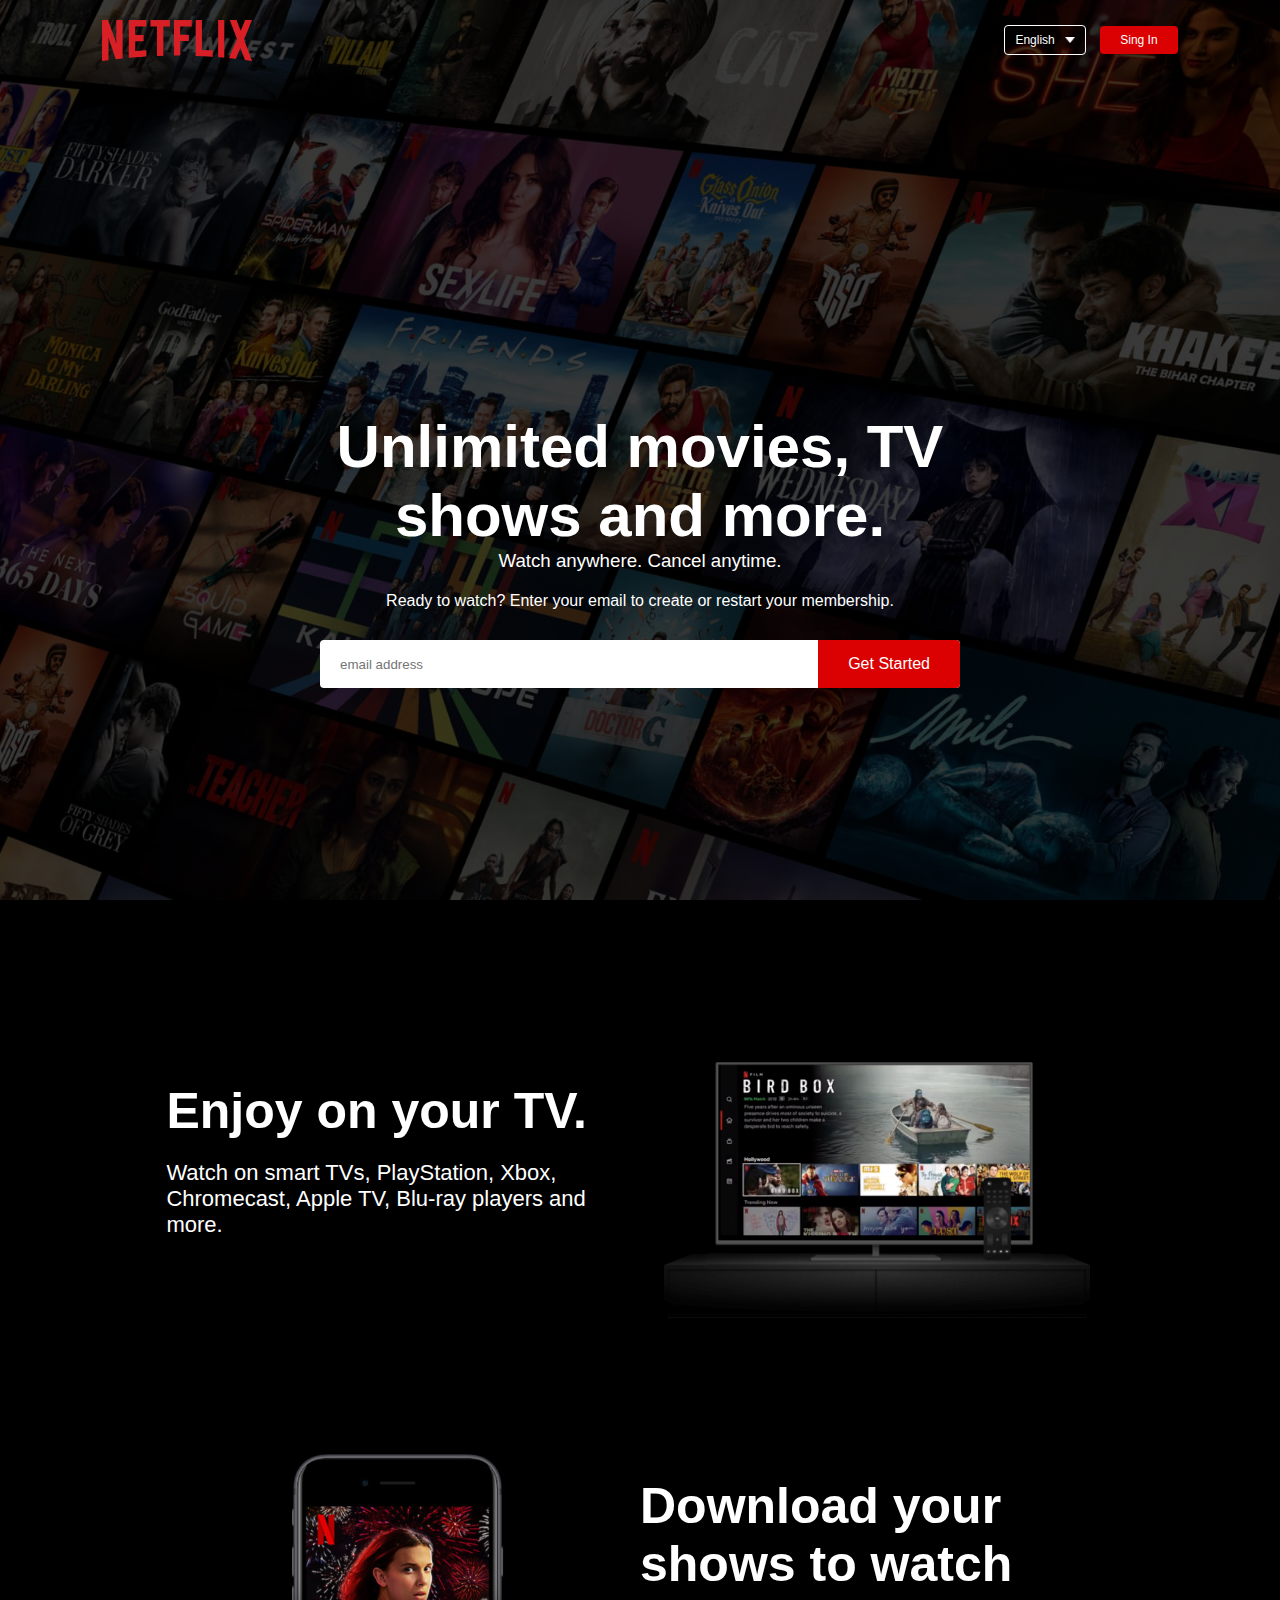
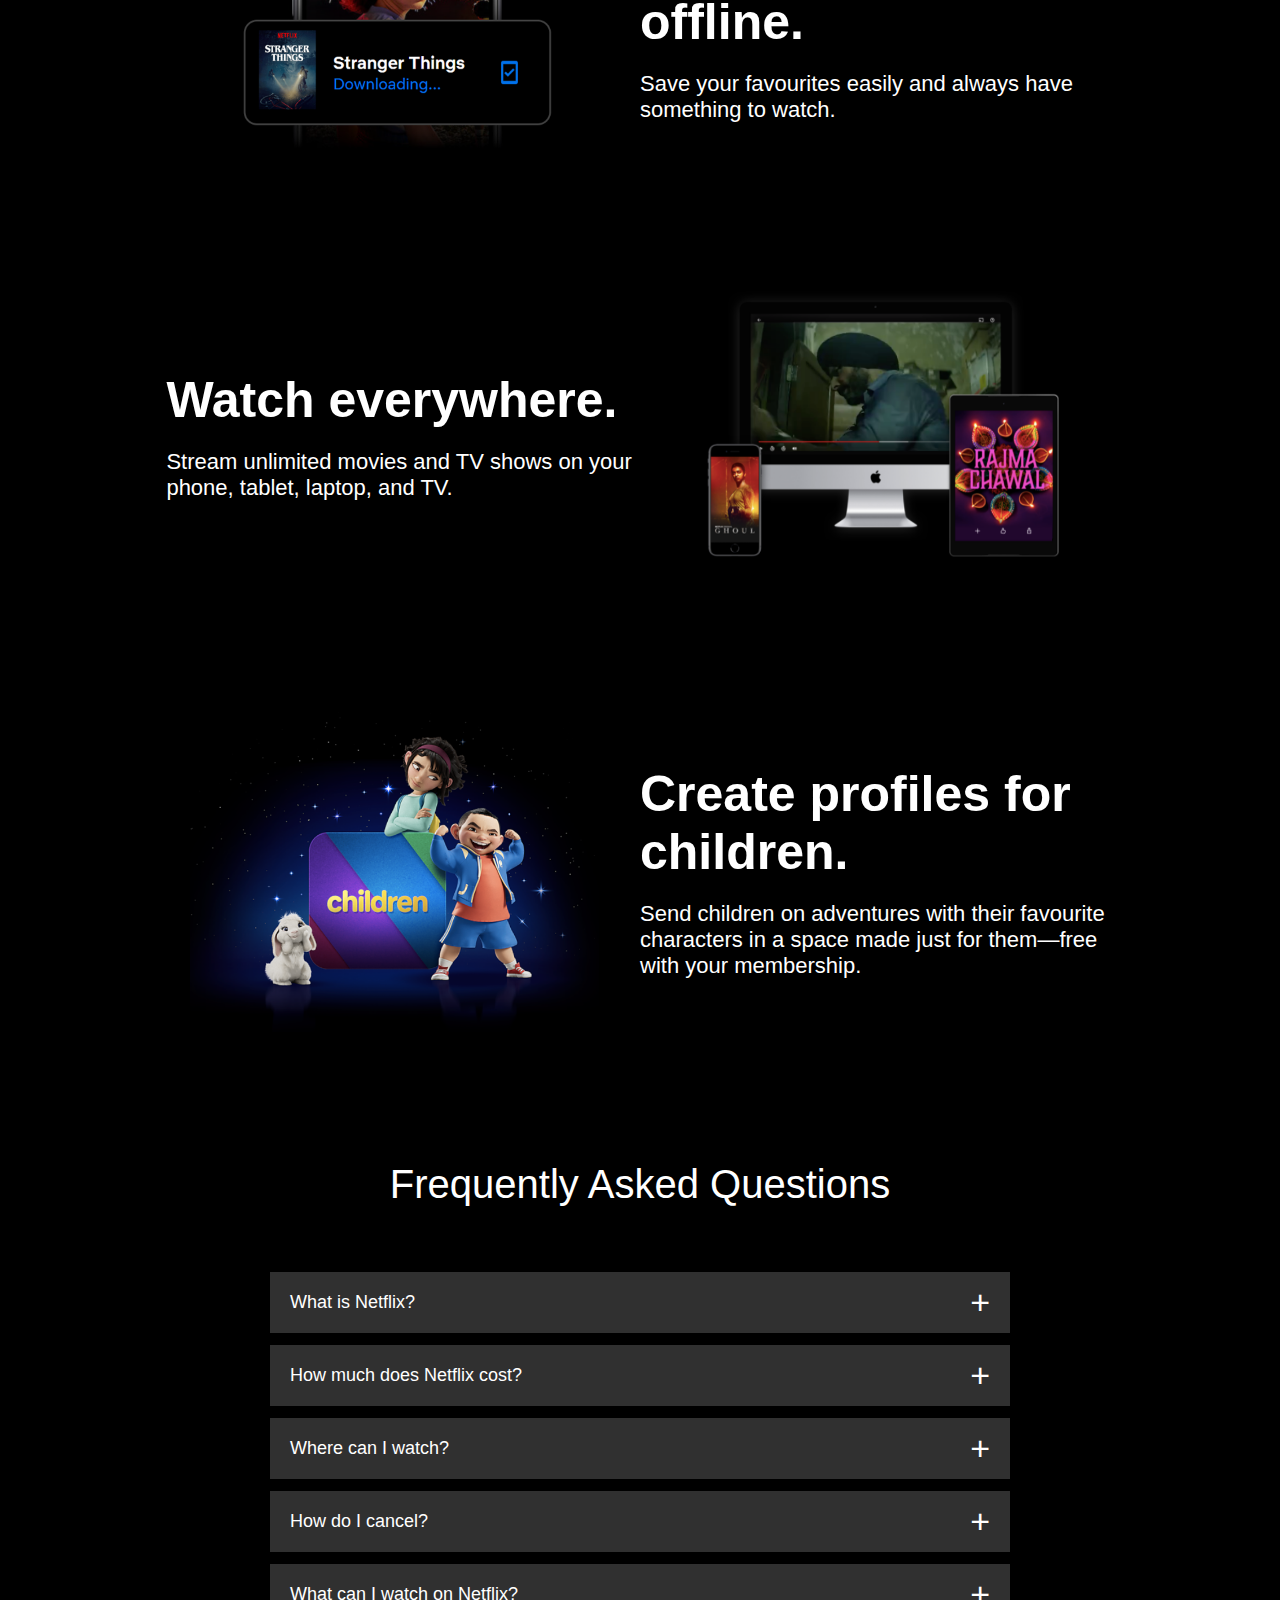
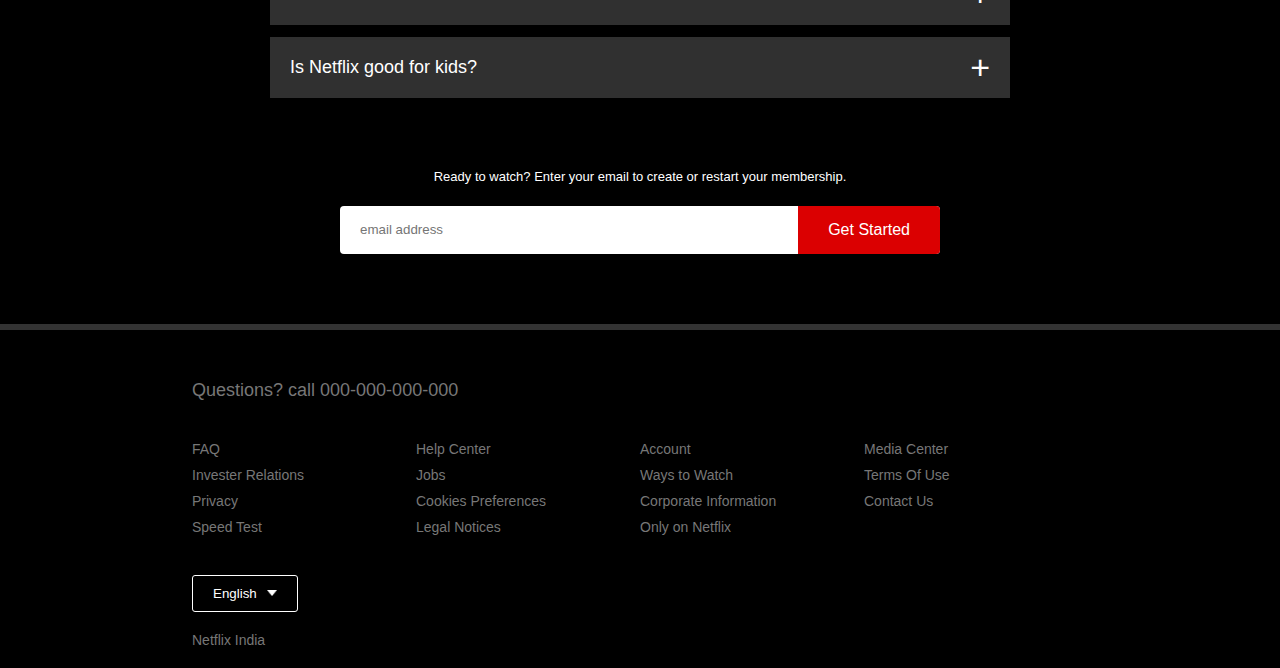
<file: netflix/index.html>
<!DOCTYPE html>
<html lang="en">
<head>
    <meta charset="UTF-8">
    <meta http-equiv="X-UA-Compatible" content="IE=edge">
    <meta name="viewport" content="width=device-width, initial-scale=1.0">
    <title>NETFLIX</title>
    <link href="netflix.css" type="text/css" rel="stylesheet">
</head>
<body>
    <div class="header">
        <nav>
            <img src="images/logo.png" class="logo">
            <div>
                <button class="language">English<img src="images/down-icon.png"></button>
                <button>Sing In</button>
            </div>
        </nav>
        <div class="header-contents">
            <h1>Unlimited movies, TV shows and more.</h1>
            <h3>Watch anywhere. Cancel anytime.</h3>
            <p>Ready to watch? Enter your email to create or restart your membership.</p>
            <form class="email-singup">
                <input type="email" placeholder="email address" required>
                <button type="submit">Get Started</button>
            </form>
        </div>
    </div>
   

    <div class="features">
        <div class="row">
            <div class="txt">
                <h2>Enjoy on your TV.</h2>
                <p>Watch on smart TVs, PlayStation, Xbox, Chromecast, Apple TV, Blu-ray players and more.</p>
            </div>
            <div class="img1">
                <img src="images/feature-1.png">
            </div>
        </div>

        
        <div class="row">
            <div class="img1">
                <img src="images/feature-2.png">
            </div>
            <div class="txt">
                <h2>Download your shows to watch offline.</h2>
                <p>Save your favourites easily and always have something to watch.<p>
            </div>
            
        </div>


        <div class="row">
            <div class="txt">
                <h2>Watch everywhere.</h2>
                <p>Stream unlimited movies and TV shows on your phone, tablet, laptop, and TV.</p>
            </div>
            <div class="img1">
                <img src="images/feature-3.png">
            </div>
        </div>

        
        <div class="row">
            <div class="img1">
                <img src="images/feature-4.png">
            </div>
            <div class="txt">
                <h2>Create profiles for children.</h2>
                <p>Send children on adventures with their favourite characters in a space made just for them—free with your membership.</p>
            </div>
            
        </div>
    </div>
    <div class="faq">
        <h2>Frequently Asked Questions</h2>
        <ul class="accordion">
        <li>
            <input type="radio" name="accordion" id="first">
            <label for="first">What is Netflix?</label>
            <div class="content">
                <p>Netflix is a streaming service that offers a wide variety of award-winning TV shows, movies, anime, documentaries and more – on thousands of internet-connected devices.You can watch as much as you want, whenever you want, without a single ad – all for one low monthly price. There's always something new to discover, and new TV shows and movies are added every week!</p>
            </div>
        </li>
       
        <li>
            <input type="radio" name="accordion" id="second">
            <label for="second">How much does Netflix cost?</label>
            <div class="content">
                <p>Watch Netflix on your smartphone, tablet, Smart TV, laptop, or streaming device, all for one fixed monthly fee. Plans range from ₹ 149 to ₹ 649 a month. No extra costs, no contracts.</p>
            </div>
        </li>

        <li>
            <input type="radio" name="accordion" id="third">
            <label for="third">Where can I watch?</label>
            <div class="content">
                <p>Watch anywhere, anytime. Sign in with your Netflix account to watch instantly on the web at netflix.com from your personal computer or on any internet-connected device that offers the Netflix app, including smart TVs, smartphones, tablets, streaming media players and game consoles.

                    You can also download your favourite shows with the iOS, Android, or Windows 10 app. Use downloads to watch while you're on the go and without an internet connection. Take Netflix with you anywhere.</p>
            </div>
        </li>

        
        <li>
            <input type="radio" name="accordion" id="forth">
            <label for="forth">How do I cancel?</label>
            <div class="content">
                <p>Netflix is flexible. There are no annoying contracts and no commitments. You can easily cancel your account online in two clicks. There are no cancellation fees – start or stop your account anytime.</p>
            </div>
        </li>

         
        <li>
            <input type="radio" name="accordion" id="fifth">
            <label for="fifth">What can I watch on Netflix?</label>
            <div class="content">
                <p>Netflix has an extensive library of feature films, documentaries, TV shows, anime, award-winning Netflix originals, and more. Watch as much as you want, anytime you want.</p>
            </div>
        </li>

        <li>
            <input type="radio" name="accordion" id="sixth">
            <label for="sixth">Is Netflix good for kids?</label>
            <div class="content">
                <p>The Netflix Kids experience is included in your membership to give parents control while kids enjoy family-friendly TV shows and films in their own space.

                    Kids profiles come with PIN-protected parental controls that let you restrict the maturity rating of content kids can watch and block specific titles you don’t want kids to see.</p>
            </div>
        </li>
     </ul>
     <small>Ready to watch? Enter your email to create or restart your membership.</small>
     <form class="email-singup">
        <input type="email" placeholder="email address" required>
        <button type="submit">Get Started</button>
    </form>
 </div>

 <div class="footer">
    <h2>Questions? call 000-000-000-000</h2>
    <div class="row">
        <div class="column">
            <a href="#">FAQ</a>
            <a href="#">Invester Relations</a>
            <a href="#">Privacy</a>
            <a href="#">Speed Test</a>
        </div>
        <div class="column">
            <a href="#">Help Center</a>
            <a href="#">Jobs</a>
            <a href="#">Cookies Preferences</a>
            <a href="#">Legal Notices</a>
        </div>
        <div class="column">
            <a href="#">Account</a>
            <a href="#">Ways to Watch</a>
            <a href="#">Corporate Information</a>
            <a href="#">Only on Netflix</a>
        </div>
        <div class="column">
            <a href="#">Media Center</a>
            <a href="#">Terms Of Use</a>
            <a href="#">Contact Us</a>
        </div>
    </div>
    <button class="language">English<img src="images/down-icon.png"></button>
    <p class="copyright-txt">Netflix India</p>
 </div>
</body>
</html>
</file>
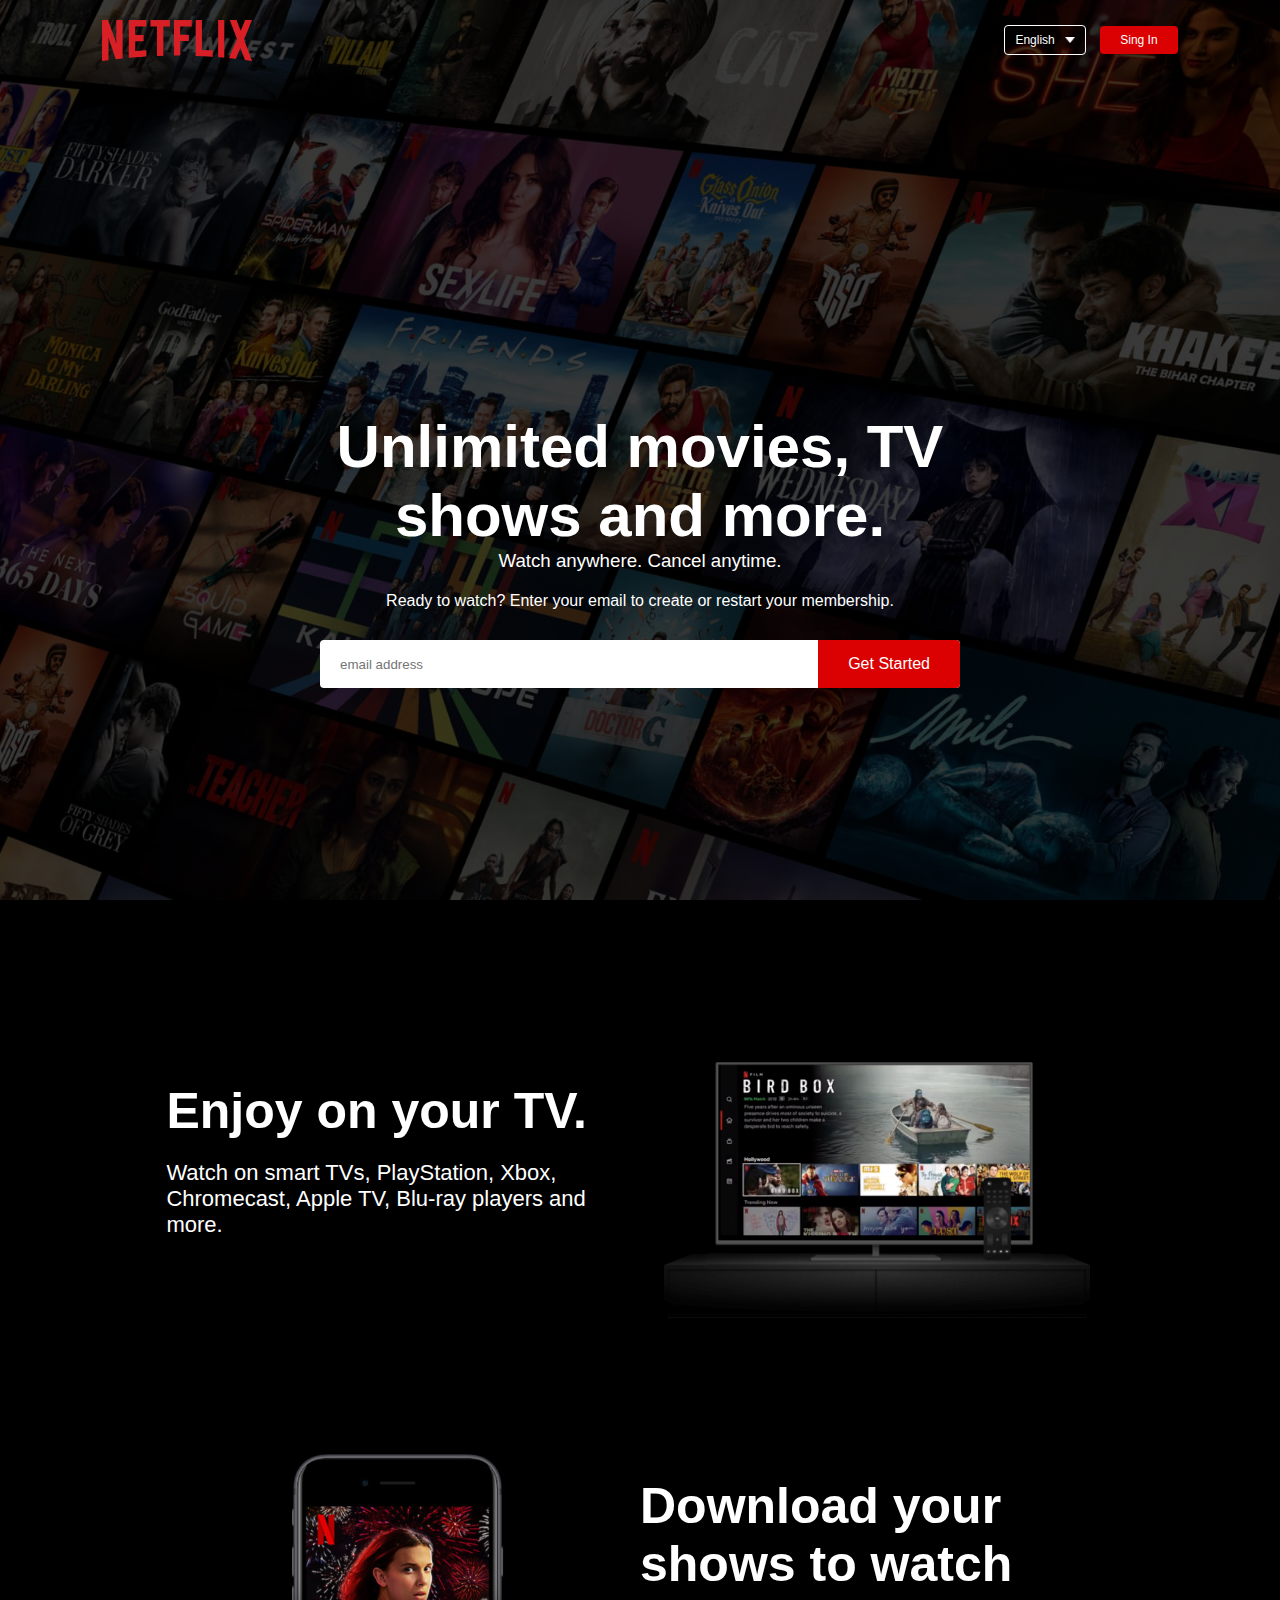
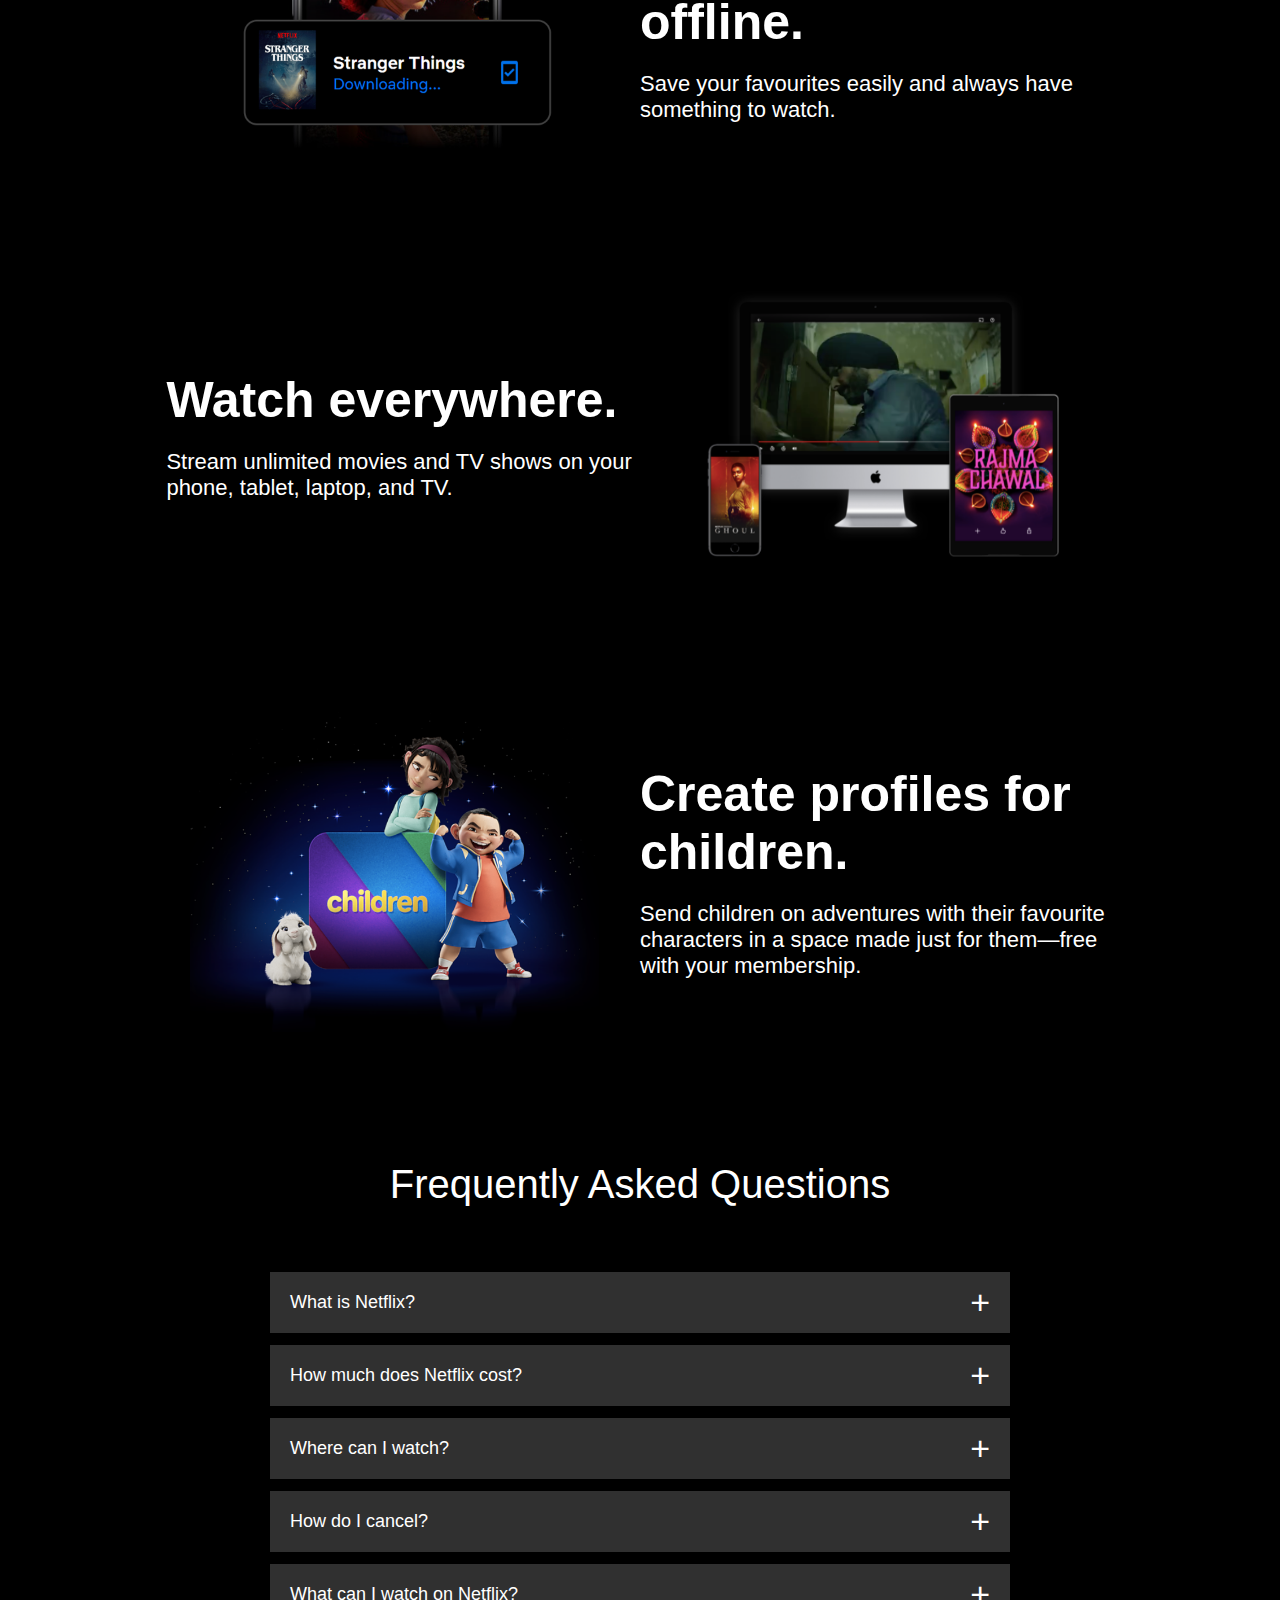
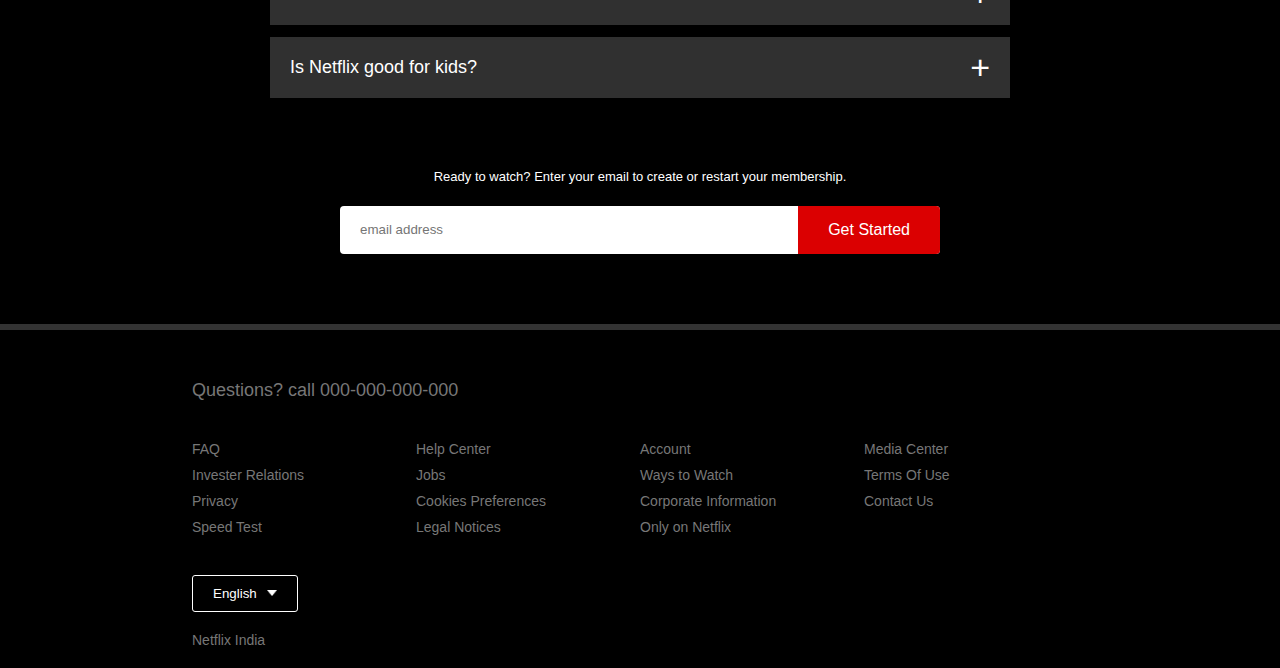
<file: netflix/netflix.html>
<!DOCTYPE html>
<html lang="en">
<head>
    <meta charset="UTF-8">
    <meta http-equiv="X-UA-Compatible" content="IE=edge">
    <meta name="viewport" content="width=device-width, initial-scale=1.0">
    <title>NETFLIX</title>
    <link href="netflix.css" type="text/css" rel="stylesheet">
</head>
<body>
    <div class="header">
        <nav>
            <img src="images/logo.png" class="logo">
            <div>
                <button class="language">English<img src="images/down-icon.png"></button>
                <button>Sing In</button>
            </div>
        </nav>
        <div class="header-contents">
            <h1>Unlimited movies, TV shows and more.</h1>
            <h3>Watch anywhere. Cancel anytime.</h3>
            <p>Ready to watch? Enter your email to create or restart your membership.</p>
            <form class="email-singup">
                <input type="email" placeholder="email address" required>
                <button type="submit">Get Started</button>
            </form>
        </div>
    </div>
   

    <div class="features">
        <div class="row">
            <div class="txt">
                <h2>Enjoy on your TV.</h2>
                <p>Watch on smart TVs, PlayStation, Xbox, Chromecast, Apple TV, Blu-ray players and more.</p>
            </div>
            <div class="img1">
                <img src="images/feature-1.png">
            </div>
        </div>

        
        <div class="row">
            <div class="img1">
                <img src="images/feature-2.png">
            </div>
            <div class="txt">
                <h2>Download your shows to watch offline.</h2>
                <p>Save your favourites easily and always have something to watch.<p>
            </div>
            
        </div>


        <div class="row">
            <div class="txt">
                <h2>Watch everywhere.</h2>
                <p>Stream unlimited movies and TV shows on your phone, tablet, laptop, and TV.</p>
            </div>
            <div class="img1">
                <img src="images/feature-3.png">
            </div>
        </div>

        
        <div class="row">
            <div class="img1">
                <img src="images/feature-4.png">
            </div>
            <div class="txt">
                <h2>Create profiles for children.</h2>
                <p>Send children on adventures with their favourite characters in a space made just for them—free with your membership.</p>
            </div>
            
        </div>
    </div>
    <div class="faq">
        <h2>Frequently Asked Questions</h2>
        <ul class="accordion">
        <li>
            <input type="radio" name="accordion" id="first">
            <label for="first">What is Netflix?</label>
            <div class="content">
                <p>Netflix is a streaming service that offers a wide variety of award-winning TV shows, movies, anime, documentaries and more – on thousands of internet-connected devices.You can watch as much as you want, whenever you want, without a single ad – all for one low monthly price. There's always something new to discover, and new TV shows and movies are added every week!</p>
            </div>
        </li>
       
        <li>
            <input type="radio" name="accordion" id="second">
            <label for="second">How much does Netflix cost?</label>
            <div class="content">
                <p>Watch Netflix on your smartphone, tablet, Smart TV, laptop, or streaming device, all for one fixed monthly fee. Plans range from ₹ 149 to ₹ 649 a month. No extra costs, no contracts.</p>
            </div>
        </li>

        <li>
            <input type="radio" name="accordion" id="third">
            <label for="third">Where can I watch?</label>
            <div class="content">
                <p>Watch anywhere, anytime. Sign in with your Netflix account to watch instantly on the web at netflix.com from your personal computer or on any internet-connected device that offers the Netflix app, including smart TVs, smartphones, tablets, streaming media players and game consoles.

                    You can also download your favourite shows with the iOS, Android, or Windows 10 app. Use downloads to watch while you're on the go and without an internet connection. Take Netflix with you anywhere.</p>
            </div>
        </li>

        
        <li>
            <input type="radio" name="accordion" id="forth">
            <label for="forth">How do I cancel?</label>
            <div class="content">
                <p>Netflix is flexible. There are no annoying contracts and no commitments. You can easily cancel your account online in two clicks. There are no cancellation fees – start or stop your account anytime.</p>
            </div>
        </li>

         
        <li>
            <input type="radio" name="accordion" id="fifth">
            <label for="fifth">What can I watch on Netflix?</label>
            <div class="content">
                <p>Netflix has an extensive library of feature films, documentaries, TV shows, anime, award-winning Netflix originals, and more. Watch as much as you want, anytime you want.</p>
            </div>
        </li>

        <li>
            <input type="radio" name="accordion" id="sixth">
            <label for="sixth">Is Netflix good for kids?</label>
            <div class="content">
                <p>The Netflix Kids experience is included in your membership to give parents control while kids enjoy family-friendly TV shows and films in their own space.

                    Kids profiles come with PIN-protected parental controls that let you restrict the maturity rating of content kids can watch and block specific titles you don’t want kids to see.</p>
            </div>
        </li>
     </ul>
     <small>Ready to watch? Enter your email to create or restart your membership.</small>
     <form class="email-singup">
        <input type="email" placeholder="email address" required>
        <button type="submit">Get Started</button>
    </form>
 </div>

 <div class="footer">
    <h2>Questions? call 000-000-000-000</h2>
    <div class="row">
        <div class="column">
            <a href="#">FAQ</a>
            <a href="#">Invester Relations</a>
            <a href="#">Privacy</a>
            <a href="#">Speed Test</a>
        </div>
        <div class="column">
            <a href="#">Help Center</a>
            <a href="#">Jobs</a>
            <a href="#">Cookies Preferences</a>
            <a href="#">Legal Notices</a>
        </div>
        <div class="column">
            <a href="#">Account</a>
            <a href="#">Ways to Watch</a>
            <a href="#">Corporate Information</a>
            <a href="#">Only on Netflix</a>
        </div>
        <div class="column">
            <a href="#">Media Center</a>
            <a href="#">Terms Of Use</a>
            <a href="#">Contact Us</a>
        </div>
    </div>
    <button class="language">English<img src="images/down-icon.png"></button>
    <p class="copyright-txt">Netflix India</p>
 </div>
</body>
</html>
</file>
<file: netflix/netflix.css>
*{
    padding: 0;
    margin: 0;
    box-sizing: border-box;
    font-family: 'popins', sans-serif;
}
body{
    color: #fff;
    background-color: black;
}
.header{
    width: 100%;
    height: 100vh;
    background-image: linear-gradient(rgba(0,0,0,0.7),rgba(0,0,0,0.7)),url(images/netflix.jpg);
    background-size: cover;
    background-position: center;
    padding: 10px 8%;
    position: relative;
}
nav{
    display: flex;
    align-items: center;
    justify-content: space-between;
    padding: 10px 0;
}
.logo{
    width: 150px;
    cursor: pointer;
}
nav button{
    border: 0;
    outline: 0;
    background: #db0001;
    color: #fff;
    padding: 7px 20px;
    font-size: 12px;
    border-radius: 4px;
    margin-left: 10px;
    cursor: pointer;
}
.language{
    display: inline-flex;
    align-items: center;
    background: transparent;
    border: 1px solid #fff;
    padding: 7px 10px;
}
.language img{
    width: 10px;
    margin-left: 10px;
}
.header-contents{
    position: absolute;
    top: 50%;
    left: 50%;
    transform: translate(-50%,-50%);
    text-align: center;
    margin-top: 100px;
}
.header-contents h1{
    font-size: 60px;
    font-weight: 600;
    max-width: 650px;
   
}
.header-contents h3{
    font-weight: 400;
    margin-bottom: 20px;
}
.email-singup{
    background: #fff;
    border-radius: 4px;
    display: flex;
    align-items: center;
    margin-top: 30px;
    overflow: hidden;
}
.email-singup input{
    flex: 1;
    border: 0;
    outline: 0;
    margin-left: 20px;
}
.email-singup button{
    background: #db0001;
    border: 0;
    outline: 0;
    color: #fff;
    font-size: 16px;
    cursor: pointer;
    padding: 15px 30px;
}
.features{
    padding: 50px 13%;
    font-size: 22px;
}
.row{
    display: flex;
    width: 100%;
    align-items: center;
    flex-wrap: wrap;
    padding: 50px 0;
}
.txt{
    flex-basis: 50%;
    margin-bottom: 20px;
}
.img1{
    flex-basis: 50%;
    margin-bottom: 20px;
}
.img1 img{
    display:block;
    width: 90%;
    margin: auto;
}
.features h2{
    font-size: 50px;
    font-weight: 600;
    margin-bottom: 20px;

}
.faq{
    padding: 10px 12%;
    text-align: center;
    font-size: 18px;

}
.faq h2{
    font-weight: 500;
    font-size: 40px;

}
.accordion{
    margin: 60px auto;
    width: 100%;
    max-width: 750px;
}
.accordion li{
    list-style: none;
    width: 100%;
    padding: 5px;
}
.accordion li label{
    display: flex;
    align-items: center;
    padding: 20px;
    font-size: 18px;
    font-weight: 500;
    background: #303030;
    margin-bottom: 2px;
    cursor: pointer;
    position: relative;
}
label::after{
    content: '+';
    font-size: 34px;
    position: absolute;
    right:20px;
    transition: transforn 0.5;
}
input[type="radio"]{
    display: none;
}
.accordion .content{
    background: #303030;
    text-align: left;
    padding: 0 20px;
    max-height: 0;
    overflow: hidden;
    transition: max-height 0.5s,padding 0.5s;
}
.accordion input[type="radio"]:checked + label + .content{
    max-height: 600px;
    padding: 30px 20px;
}
.accordion input[type="radio"]:checked + label::after{
    transform: rotate(135deg);
}
.faq .email-singup{
    max-width: 600px;
    margin: 20px auto 60px;
}
.faq small{
    font-size: 13px;
}
.footer{
    padding: 50px 15% 10px;
    border-top: 6px solid #333;
    color: #777;
}
.footer h2{
    font-size: 18px;
    font-weight: 400;
    margin-bottom: 30px;
}
.footer .column{
    flex-basis: 25%;
    flex-grow: 1;
    margin-bottom: 20px;
}
.footer .column a{
    display: block;
    text-decoration: none;
    color: #777;
    font-size: 14px;
    margin-bottom: 10px;
}
.footer .row{
    align-items: flex-start ;
    padding: 10px 0;
}
.footer .language{
    color: #fff;
    padding: 10px 20px;
    border-radius: 3px;
}
.copyright-txt{
    font-size: 14px;
    margin-top: 20px;
    margin-bottom: 10px;
}
</file>
